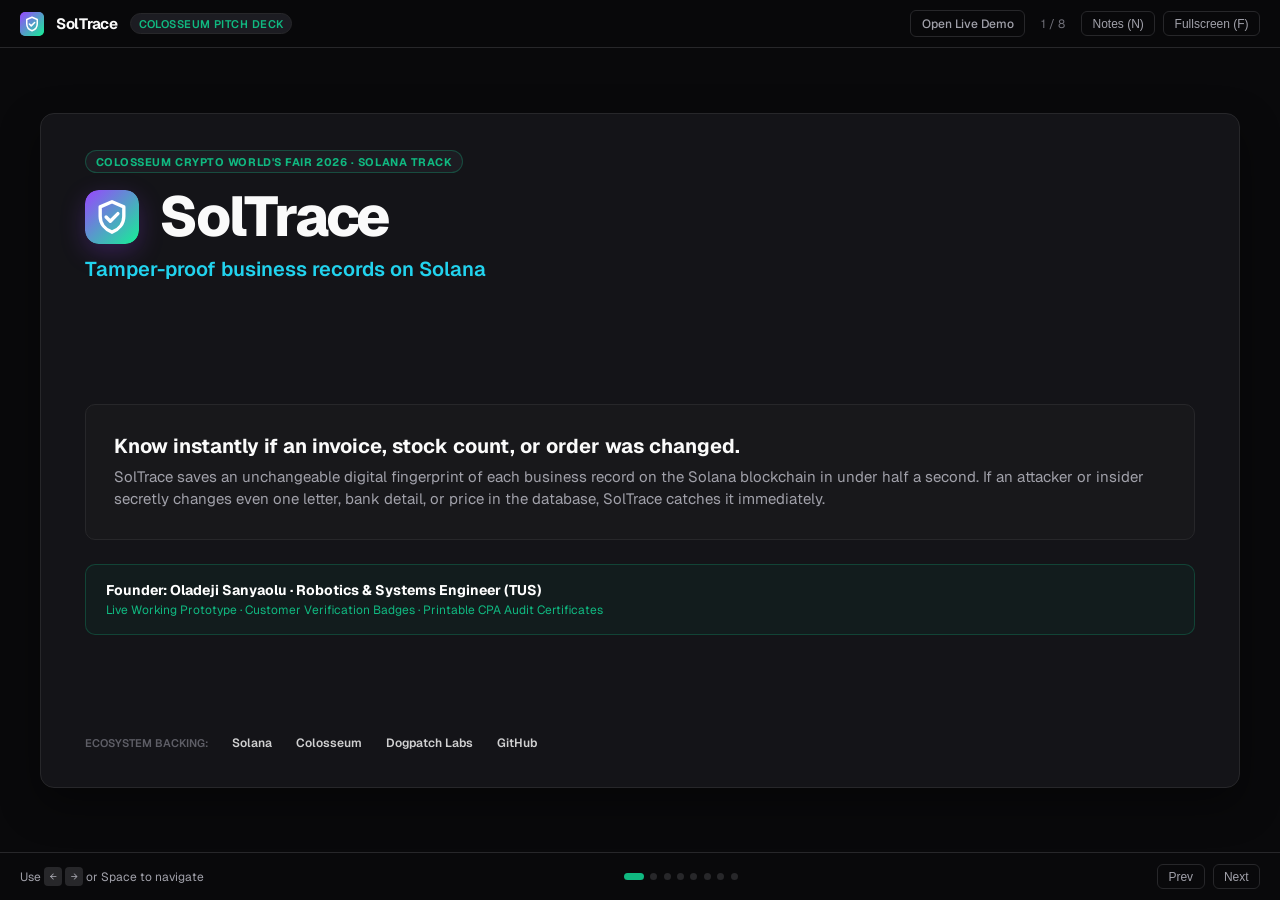
<file: soltrace/static/presentation.html>
<!DOCTYPE html>
<html lang="en">
<head>
  <meta charset="UTF-8">
  <meta name="viewport" content="width=device-width, initial-scale=1">
  <meta name="color-scheme" content="dark">
  <title>SolTrace — Tamper-Proof Business Records on Solana</title>
  <link rel="preconnect" href="https://fonts.googleapis.com">
  <link rel="preconnect" href="https://fonts.gstatic.com" crossorigin>
  <link rel="stylesheet" href="https://fonts.googleapis.com/css2?family=Geist:wght@400;500;600;700;800&family=Geist+Mono:wght@400;500;600&display=swap">
  <style>
    :root {
      --bg: #09090b;
      --card-bg: #141418;
      --card-border: #27272a;
      --pill-bg: #1c1c22;
      --text: #fafafa;
      --text-muted: #a1a1aa;
      --text-dim: #71717a;
      --cyan: #22d3ee;
      --emerald: #10b981;
      --rose: #f43f5e;
      --purple: #9945FF;
      --amber: #f59e0b;
      --font-sans: 'Geist', -apple-system, BlinkMacSystemFont, sans-serif;
      --font-mono: 'Geist Mono', monospace;
    }

    *, *::before, *::after {
      box-sizing: border-box;
      margin: 0;
      padding: 0;
    }

    body {
      background-color: var(--bg);
      color: var(--text);
      font-family: var(--font-sans);
      overflow: hidden;
      width: 100vw;
      height: 100vh;
      display: flex;
      flex-direction: column;
      user-select: none;
    }

    /* Top presentation navigation bar */
    .deck-topbar {
      height: 48px;
      border-bottom: 1px solid var(--card-border);
      background: rgba(9, 9, 11, 0.85);
      backdrop-filter: blur(12px);
      display: flex;
      align-items: center;
      justify-content: space-between;
      padding: 0 1.25rem;
      z-index: 50;
      flex-shrink: 0;
    }

    .brand-group {
      display: flex;
      align-items: center;
      gap: 0.75rem;
    }

    .brand-mark {
      width: 22px;
      height: 22px;
      border-radius: 5px;
      background: linear-gradient(135deg, var(--purple), #14F195);
      display: flex;
      align-items: center;
      justify-content: center;
      font-size: 11px;
      font-weight: 800;
      color: #fff;
    }

    .brand-name {
      font-weight: 700;
      font-size: 0.9375rem;
      letter-spacing: -0.02em;
    }

    .brand-tag {
      font-size: 0.6875rem;
      font-weight: 600;
      color: var(--emerald);
      background: var(--pill-bg);
      border: 1px solid var(--card-border);
      padding: 0.15rem 0.5rem;
      border-radius: 9999px;
      text-transform: uppercase;
      letter-spacing: 0.04em;
    }

    .topbar-controls {
      display: flex;
      align-items: center;
      gap: 0.5rem;
    }

    .btn-ctrl {
      background: transparent;
      border: 1px solid var(--card-border);
      color: var(--text-muted);
      font-size: 0.75rem;
      font-weight: 500;
      padding: 0.3rem 0.65rem;
      border-radius: 6px;
      cursor: pointer;
      transition: all 0.15s ease;
      display: inline-flex;
      align-items: center;
      gap: 0.35rem;
      text-decoration: none;
    }

    .btn-ctrl:hover {
      background: var(--card-bg);
      color: var(--text);
      border-color: #3f3f46;
    }

    .btn-ctrl.active {
      background: var(--card-bg);
      color: var(--emerald);
      border-color: var(--emerald);
    }

    /* Deck viewport and slides */
    .deck-viewport {
      flex: 1;
      display: flex;
      align-items: center;
      justify-content: center;
      position: relative;
      padding: 1rem 1.5rem;
    }

    .slide {
      width: 100%;
      max-width: 1200px;
      height: 100%;
      max-height: 675px;
      background: var(--card-bg);
      border: 1px solid var(--card-border);
      border-radius: 14px;
      box-shadow: 0 16px 40px rgba(0, 0, 0, 0.4);
      display: none;
      flex-direction: column;
      padding: 2.25rem 2.75rem;
      position: relative;
      animation: fadeIn 0.25s ease-out;
    }

    .slide.active {
      display: flex;
    }

    @keyframes fadeIn {
      from { opacity: 0; transform: translateY(6px); }
      to { opacity: 1; transform: translateY(0); }
    }

    .slide-header {
      margin-bottom: 1.25rem;
      flex-shrink: 0;
    }

    .slide-eyebrow {
      display: inline-flex;
      align-items: center;
      font-size: 0.6875rem;
      font-weight: 700;
      letter-spacing: 0.05em;
      text-transform: uppercase;
      padding: 0.2rem 0.6rem;
      border-radius: 9999px;
      background: var(--pill-bg);
      border: 1px solid var(--card-border);
      margin-bottom: 0.5rem;
    }

    .slide-eyebrow.green { color: var(--emerald); border-color: rgba(16, 185, 129, 0.3); }
    .slide-eyebrow.rose { color: var(--rose); border-color: rgba(244, 63, 94, 0.3); }
    .slide-eyebrow.cyan { color: var(--cyan); border-color: rgba(34, 211, 238, 0.3); }

    .slide-title {
      font-size: 1.75rem;
      font-weight: 800;
      letter-spacing: -0.03em;
      color: var(--text);
      line-height: 1.15;
      margin-bottom: 0.3rem;
    }

    .slide-subtitle {
      font-size: 0.9375rem;
      color: var(--text-muted);
      line-height: 1.45;
    }

    .slide-body {
      flex: 1;
      display: flex;
      flex-direction: column;
      justify-content: center;
    }

    .grid-3 {
      display: grid;
      grid-template-columns: repeat(3, 1fr);
      gap: 1.25rem;
      height: 100%;
    }

    .grid-2 {
      display: grid;
      grid-template-columns: repeat(2, 1fr);
      gap: 1.5rem;
      height: 100%;
    }

    .grid-4 {
      display: grid;
      grid-template-columns: repeat(4, 1fr);
      gap: 1rem;
    }

    .card {
      background: rgba(24, 24, 27, 0.6);
      border: 1px solid var(--card-border);
      border-radius: 10px;
      padding: 1.25rem;
      display: flex;
      flex-direction: column;
    }

    .card.highlight-emerald {
      border-color: rgba(16, 185, 129, 0.4);
      background: rgba(16, 185, 129, 0.04);
    }

    .card.highlight-cyan {
      border-color: rgba(34, 211, 238, 0.4);
      background: rgba(34, 211, 238, 0.04);
    }

    .stat-badge {
      font-size: 2.25rem;
      font-weight: 800;
      letter-spacing: -0.04em;
      line-height: 1;
      margin-bottom: 0.5rem;
    }

    .stat-badge.rose { color: var(--rose); }
    .stat-badge.amber { color: var(--amber); }
    .stat-badge.cyan { color: var(--cyan); }
    .stat-badge.emerald { color: var(--emerald); }

    .card-title {
      font-size: 1rem;
      font-weight: 700;
      color: var(--text);
      margin-bottom: 0.25rem;
    }

    .card-sub {
      font-size: 0.75rem;
      color: var(--text-muted);
      margin-bottom: 0.75rem;
    }

    .card-list {
      list-style: none;
      font-size: 0.8125rem;
      color: var(--text);
      display: flex;
      flex-direction: column;
      gap: 0.45rem;
      line-height: 1.4;
    }

    .card-list li {
      position: relative;
      padding-left: 0.95rem;
    }

    .card-list li::before {
      content: '•';
      position: absolute;
      left: 0;
      color: var(--text-muted);
    }

    .comp-table {
      width: 100%;
      border-collapse: collapse;
      font-size: 0.8125rem;
      margin-bottom: 1.25rem;
    }

    .comp-table th {
      text-align: left;
      font-size: 0.6875rem;
      font-weight: 700;
      text-transform: uppercase;
      color: var(--text-muted);
      padding: 0.5rem 0.85rem;
      border-bottom: 1px solid var(--card-border);
    }

    .comp-table td {
      padding: 0.75rem 0.85rem;
      border-bottom: 1px solid var(--card-border);
      color: var(--text);
    }

    .comp-table tr.highlight-row {
      background: rgba(16, 185, 129, 0.08);
      font-weight: 600;
    }

    .comp-table tr.highlight-row td {
      border-top: 1px solid var(--emerald);
      border-bottom: 1px solid var(--emerald);
      color: #fff;
    }

    .deck-bottombar {
      height: 48px;
      border-top: 1px solid var(--card-border);
      background: var(--bg);
      display: flex;
      align-items: center;
      justify-content: space-between;
      padding: 0 1.25rem;
      font-size: 0.75rem;
      color: var(--text-muted);
      z-index: 50;
      flex-shrink: 0;
    }

    .slide-dots {
      display: flex;
      align-items: center;
      gap: 0.4rem;
    }

    .dot {
      width: 7px;
      height: 7px;
      border-radius: 50%;
      background: var(--card-border);
      cursor: pointer;
      transition: all 0.2s ease;
    }

    .dot.active {
      width: 20px;
      border-radius: 9999px;
      background: var(--emerald);
    }

    .notes-drawer {
      position: fixed;
      bottom: 48px;
      left: 0;
      right: 0;
      height: 160px;
      background: rgba(15, 15, 18, 0.98);
      border-top: 1px solid var(--card-border);
      padding: 1.25rem 2rem;
      overflow-y: auto;
      z-index: 100;
      display: none;
      box-shadow: 0 -10px 30px rgba(0, 0, 0, 0.5);
    }

    .notes-drawer.open {
      display: block;
    }

    .notes-title {
      font-size: 0.6875rem;
      font-weight: 700;
      text-transform: uppercase;
      letter-spacing: 0.05em;
      color: var(--emerald);
      margin-bottom: 0.35rem;
    }

    .notes-text {
      font-size: 0.875rem;
      color: var(--text);
      line-height: 1.6;
      font-family: var(--font-sans);
    }

    .mono { font-family: var(--font-mono); }
  </style>
</head>
<body>

  <!-- Top bar -->
  <header class="deck-topbar">
    <div class="brand-group">
      <svg class="brand-mark" viewBox="0 0 32 32" style="width:24px; height:24px; flex-shrink:0;" aria-hidden="true">
        <defs>
          <linearGradient id="deck-brand-grad" x1="0" y1="0" x2="1" y2="1">
            <stop offset="0" stop-color="#9945FF"/>
            <stop offset="1" stop-color="#14F195"/>
          </linearGradient>
        </defs>
        <rect width="32" height="32" rx="8" fill="url(#deck-brand-grad)"/>
        <path d="M16 7l7 3v5.5c0 4.5-3 8-7 9.5-4-1.5-7-5-7-9.5V10z" fill="none" stroke="#fff" stroke-width="2" stroke-linejoin="round"/>
        <path d="M12.5 16l2.5 2.5 4.5-4.5" fill="none" stroke="#fff" stroke-width="2" stroke-linecap="round" stroke-linejoin="round"/>
      </svg>
      <span class="brand-name">SolTrace</span>
      <span class="brand-tag">Colosseum Pitch Deck</span>
    </div>
    <div class="topbar-controls">
      <a href="/dashboard" class="btn-ctrl" target="_blank" rel="noopener">Open Live Demo</a>
      <span style="font-size:0.75rem; color:var(--text-dim); margin:0 0.5rem;" id="slide-num-label">1 / 8</span>
      <button class="btn-ctrl" id="btn-notes" title="Toggle speaker notes (N)">Notes (N)</button>
      <button class="btn-ctrl" id="btn-fullscreen" title="Toggle fullscreen (F)">Fullscreen (F)</button>
    </div>
  </header>

  <!-- Slide Viewport -->
  <main class="deck-viewport">

    <!-- ================= SLIDE 1 ================= -->
    <section class="slide active" id="slide-1" data-title="Title Slide">
      <div class="slide-header">
        <span class="slide-eyebrow green">Colosseum Crypto World's Fair 2026 · Solana Track</span>
        <div style="display:flex; align-items:center; gap:1.25rem; margin-top:0.25rem;">
          <svg viewBox="0 0 32 32" style="width:54px; height:54px; border-radius:14px; flex-shrink:0; box-shadow:0 8px 24px rgba(153, 69, 255, 0.25);" aria-hidden="true">
            <defs>
              <linearGradient id="s1-brand-grad" x1="0" y1="0" x2="1" y2="1">
                <stop offset="0" stop-color="#9945FF"/>
                <stop offset="1" stop-color="#14F195"/>
              </linearGradient>
            </defs>
            <rect width="32" height="32" rx="8" fill="url(#s1-brand-grad)"/>
            <path d="M16 7l7 3v5.5c0 4.5-3 8-7 9.5-4-1.5-7-5-7-9.5V10z" fill="none" stroke="#fff" stroke-width="2" stroke-linejoin="round"/>
            <path d="M12.5 16l2.5 2.5 4.5-4.5" fill="none" stroke="#fff" stroke-width="2" stroke-linecap="round" stroke-linejoin="round"/>
          </svg>
          <h1 class="slide-title" style="font-size:3.5rem; letter-spacing:-0.04em; margin-bottom:0;">SolTrace</h1>
        </div>
        <p class="slide-subtitle" style="font-size:1.25rem; font-weight:600; color:var(--cyan); margin-top:0.4rem;">
          Tamper-proof business records on Solana
        </p>
      </div>
      <div class="slide-body">
        <div class="card" style="margin-bottom:1.5rem; background:#18181b; padding:1.75rem;">
          <h2 style="font-size:1.25rem; font-weight:700; margin-bottom:0.4rem;">Know instantly if an invoice, stock count, or order was changed.</h2>
          <p style="color:var(--text-muted); font-size:0.9375rem; line-height:1.5;">
            SolTrace saves an unchangeable digital fingerprint of each business record on the Solana blockchain in under half a second. If an attacker or insider secretly changes even one letter, bank detail, or price in the database, SolTrace catches it immediately.
          </p>
        </div>
        <div class="card" style="padding:1rem 1.25rem; background:rgba(16, 185, 129, 0.05); border-color:rgba(16, 185, 129, 0.25);">
          <div style="font-weight:700; font-size:0.875rem; color:#fff;">
            Founder: Oladeji Sanyaolu · Robotics & Systems Engineer (TUS)
          </div>
          <div style="font-size:0.75rem; color:var(--emerald); margin-top:0.2rem;">
            Live Working Prototype · Customer Verification Badges · Printable CPA Audit Certificates
          </div>
        </div>
      </div>
      <div style="margin-top:auto; display:flex; gap:1.5rem; align-items:center; opacity:0.8;">
        <span style="font-size:0.6875rem; font-weight:600; color:var(--text-dim); text-transform:uppercase;">Ecosystem Backing:</span>
        <span style="font-size:0.75rem; font-weight:600; color:#fff;">Solana</span>
        <span style="font-size:0.75rem; font-weight:600; color:#fff;">Colosseum</span>
        <span style="font-size:0.75rem; font-weight:600; color:#fff;">Dogpatch Labs</span>
        <span style="font-size:0.75rem; font-weight:600; color:#fff;">GitHub</span>
      </div>
    </section>

    <!-- ================= SLIDE 2 ================= -->
    <section class="slide" id="slide-2" data-title="The Problem">
      <div class="slide-header">
        <span class="slide-eyebrow rose">The Problem · The Silent Database Crisis</span>
        <h2 class="slide-title">Any Normal Database Can Be Secretly Edited</h2>
        <p class="slide-subtitle">When someone changes a number inside a database, the software itself doesn't notice until money or stock is already lost.</p>
      </div>
      <div class="slide-body">
        <div class="grid-3">
          <div class="card">
            <div class="stat-badge rose">$3.0B+</div>
            <h3 class="card-title">Fake Bank Details on Invoices</h3>
            <p class="card-sub">FBI IC3 Report · $123k avg loss per incident</p>
            <ul class="card-list">
              <li>A scammer or insider quietly edits the bank IBAN on an invoice right before payment.</li>
              <li>Accounts payable wires thousands of euros to an overseas account without knowing.</li>
              <li>Normal databases have no way to prove whether an invoice was altered after being issued.</li>
            </ul>
          </div>
          <div class="card">
            <div class="stat-badge amber">$112B+</div>
            <h3 class="card-title">Missing Inventory Blamed on "Errors"</h3>
            <p class="card-sub">Retail Federation · 29% Employee Theft</p>
            <ul class="card-list">
              <li>Staff steal valuable laptops or stock, then lower the count in the database to hide it.</li>
              <li>Missing items are written off as "damaged goods" or "counting mistakes."</li>
              <li>Store owners only see the latest computer number, with zero proof of who changed it.</li>
            </ul>
          </div>
          <div class="card">
            <div class="stat-badge cyan">5%</div>
            <h3 class="card-title">Revenue Lost to Financial Tampering</h3>
            <p class="card-sub">Global Fraud Study · Weeks of Manual Audits</p>
            <ul class="card-list">
              <li>Internal billing tampering goes undetected for an average of 12 months.</li>
              <li>Accountants spend weeks manually cross-checking paper receipts against bank statements.</li>
              <li>Businesses waste thousands paying auditors because their database cannot be proven true.</li>
            </ul>
          </div>
        </div>
      </div>
    </section>

    <!-- ================= SLIDE 3 ================= -->
    <section class="slide" id="slide-3" data-title="The Solution">
      <div class="slide-header">
        <span class="slide-eyebrow green">The Solution · 3 Simple Steps</span>
        <h2 class="slide-title">How SolTrace Works in 3 Everyday Steps</h2>
        <p class="slide-subtitle">An invisible assistant running in the background. No crypto wallet or blockchain knowledge needed.</p>
      </div>
      <div class="slide-body">
        <div class="grid-3">
          <div class="card highlight-emerald">
            <div class="stat-badge emerald" style="font-size:1.75rem;">STEP 1</div>
            <h3 class="card-title">Seal the Original</h3>
            <p style="font-size:0.8125rem; color:#fff; line-height:1.5; margin-bottom:0.75rem;">
              When an invoice is approved, stock is received, or an order is placed, SolTrace creates a permanent digital fingerprint and saves it to Solana in 0.4 seconds.
            </p>
            <div style="font-size:0.75rem; color:var(--emerald); margin-top:auto;">
              ✔ Costs ~$0.00025 (less than 1/40th of a cent). Never slows down checkout.
            </div>
          </div>
          <div class="card">
            <div class="stat-badge rose" style="font-size:1.75rem;">STEP 2</div>
            <h3 class="card-title">Someone Edits the Database</h3>
            <p style="font-size:0.8125rem; color:#fff; line-height:1.5; margin-bottom:0.75rem;">
              An insider or hacker secretly changes the recipient bank account, increases an invoice total, or lowers a stock count inside the company database.
            </p>
            <div style="font-size:0.75rem; color:var(--rose); margin-top:auto;">
              ⚠ The regular app thinks all is fine, but the fingerprint no longer matches.
            </div>
          </div>
          <div class="card highlight-cyan">
            <div class="stat-badge cyan" style="font-size:1.75rem;">STEP 3</div>
            <h3 class="card-title">Check Against Solana</h3>
            <p style="font-size:0.8125rem; color:#fff; line-height:1.5; margin-bottom:0.75rem;">
              SolTrace compares the live database record with the fingerprint saved on Solana. If even one character changed, it immediately shows the difference in red.
            </p>
            <div style="font-size:0.75rem; color:var(--cyan); margin-top:auto;">
              ✔ Blocks the fraudulent payment and gives the business 100% proof.
            </div>
          </div>
        </div>
      </div>
    </section>

    <!-- ================= SLIDE 4 ================= -->
    <section class="slide" id="slide-4" data-title="Why Solana?">
      <div class="slide-header">
        <span class="slide-eyebrow cyan">Why Solana? · Fast & Almost Free</span>
        <h2 class="slide-title">Solana Makes Fingerprinting Every Record Affordable</h2>
        <p class="slide-subtitle">Saving 100,000 business records costs less than $25 total. No other blockchain makes this possible.</p>
      </div>
      <div class="slide-body">
        <table class="comp-table">
          <thead>
            <tr>
              <th>Platform</th>
              <th>Cost for 100,000 Records</th>
              <th>Confirmation Speed</th>
              <th>Practical Verdict</th>
            </tr>
          </thead>
          <tbody>
            <tr>
              <td><strong>Ethereum Mainnet</strong></td>
              <td style="color:var(--rose);">~$25,000+</td>
              <td>12–15 minutes</td>
              <td style="color:var(--text-muted);">Way too expensive for everyday business</td>
            </tr>
            <tr>
              <td><strong>Polygon / Arbitrum L2s</strong></td>
              <td style="color:var(--amber);">~$200 – $500</td>
              <td>2–5 minutes</td>
              <td style="color:var(--text-muted);">Too costly for high-frequency store inventory</td>
            </tr>
            <tr>
              <td><strong>Regular Cloud Logs (AWS)</strong></td>
              <td style="color:var(--amber);">~$400 / month</td>
              <td>Centralized DB</td>
              <td style="color:var(--text-muted);">Anyone with admin access can still delete or edit them</td>
            </tr>
            <tr class="highlight-row">
              <td><strong>Solana Memo Program</strong></td>
              <td style="color:var(--emerald); font-weight:700;">&lt;$25.00 Total</td>
              <td>0.4 Seconds (Instant)</td>
              <td style="color:var(--emerald);">1,000x Cheaper • Affordable for Any Business</td>
            </tr>
          </tbody>
        </table>
        <div class="grid-3">
          <div class="card highlight-emerald">
            <div class="stat-badge emerald" style="font-size:1.75rem;">&lt;$25</div>
            <div class="card-title">For 100k Records</div>
            <div style="font-size:0.75rem; color:var(--text-muted);">Saving 100,000 business records costs less than twenty-five dollars total.</div>
          </div>
          <div class="card highlight-cyan">
            <div class="stat-badge cyan" style="font-size:1.75rem;">0.4s</div>
            <div class="card-title">Instant Finality</div>
            <div style="font-size:0.75rem; color:var(--text-muted);">Records confirm in 400 milliseconds. Cashiers and clerks never wait.</div>
          </div>
          <div class="card">
            <div class="stat-badge" style="color:var(--purple); font-size:1.75rem;">Zero</div>
            <div class="card-title">Crypto Complexity</div>
            <div style="font-size:0.75rem; color:var(--text-muted);">SMEs pay a normal $49/mo subscription in Euros or Dollars.</div>
          </div>
        </div>
      </div>
    </section>

    <!-- ================= SLIDE 5 ================= -->
    <section class="slide" id="slide-5" data-title="Working Prototype">
      <div class="slide-header">
        <span class="slide-eyebrow green">Live Product · Test It Yourself</span>
        <h2 class="slide-title">Working Features You Can Test in the Dashboard Today</h2>
        <p class="slide-subtitle">An interactive web demo across 3 real business scenarios, with customer badges and accountant audit certificates.</p>
      </div>
      <div class="slide-body">
        <div class="grid-2">
          <div class="card" style="padding:1.25rem;">
            <div style="font-size:0.6875rem; font-weight:700; color:var(--cyan); text-transform:uppercase; margin-bottom:0.25rem;">INTERACTIVE DEMO</div>
            <h3 class="card-title">3 Real Business Scenarios</h3>
            <p style="font-size:0.8125rem; color:var(--text-muted); line-height:1.45; margin-bottom:0.5rem;">
              Switch between an Invoice, Retail Inventory, or Customer Order. Click 'Simulate Attack' to secretly alter the database, then click 'Verify' to watch SolTrace catch it immediately in red.
            </p>
            <div style="font-size:0.75rem; color:var(--emerald); font-weight:600; margin-top:auto;">✔ Invoices • Inventory • Customer Orders</div>
          </div>

          <div class="card" style="padding:1.25rem;">
            <div style="font-size:0.6875rem; font-weight:700; color:var(--emerald); text-transform:uppercase; margin-bottom:0.25rem;">CUSTOMER TRUST</div>
            <h3 class="card-title">Click-to-Verify Badge</h3>
            <p style="font-size:0.8125rem; color:var(--text-muted); line-height:1.45; margin-bottom:0.5rem;">
              Businesses paste a small "Verified on Solana" badge onto invoices and receipts. Customers or clients click it to confirm the document hasn't been altered—no crypto wallet needed.
            </p>
            <div style="font-size:0.75rem; color:var(--emerald); font-weight:600; margin-top:auto;">✔ Embed in HTML or Markdown in 1 Click</div>
          </div>

          <div class="card" style="padding:1.25rem;">
            <div style="font-size:0.6875rem; font-weight:700; color:var(--purple); text-transform:uppercase; margin-bottom:0.25rem;">ACCOUNTANT READY</div>
            <h3 class="card-title">1-Page CPA Audit Certificate</h3>
            <p style="font-size:0.8125rem; color:var(--text-muted); line-height:1.45; margin-bottom:0.5rem;">
              Generates an official printable audit certificate for accountants and tax auditors proving mathematically that no records were altered, cutting weeks of manual paperwork to 1 second.
            </p>
            <div style="font-size:0.75rem; color:var(--purple); font-weight:600; margin-top:auto;">✔ Ready to Print or Save as PDF</div>
          </div>

          <div class="card" style="padding:1.25rem;">
            <div style="font-size:0.6875rem; font-weight:700; color:#fff; text-transform:uppercase; margin-bottom:0.25rem;">RECORDS TIMELINE</div>
            <h3 class="card-title">Searchable Records History</h3>
            <p style="font-size:0.8125rem; color:var(--text-muted); line-height:1.45; margin-bottom:0.5rem;">
              Click any past record to open an inspection drawer showing the exact on-chain receipt, operator identity, and complete historical audit trail from day one.
            </p>
            <div style="font-size:0.75rem; color:var(--cyan); font-weight:600; margin-top:auto;">✔ 27 Automated Test Suites Passing</div>
          </div>
        </div>
      </div>
    </section>

    <!-- ================= SLIDE 6 ================= -->
    <section class="slide" id="slide-6" data-title="Business Model">
      <div class="slide-header">
        <span class="slide-eyebrow cyan">Business Model · Simple & Profitable</span>
        <h2 class="slide-title">Standard Monthly Subscriptions, Huge Margins</h2>
        <p class="slide-subtitle">Sold like any normal business software (Slack or QuickBooks). Customers pay in ordinary currency.</p>
      </div>
      <div class="slide-body">
        <div class="grid-2">
          <div class="card">
            <h3 class="card-title" style="color:var(--emerald); margin-bottom:0.75rem;">Simple Monthly Pricing Plans</h3>
            <div style="display:flex; flex-direction:column; gap:0.85rem;">
              <div>
                <div style="font-weight:700; font-size:0.875rem;">Starter — $49 / month</div>
                <div style="font-size:0.75rem; color:var(--text-muted);">Up to 25,000 records per month. Perfect for local shops, cafes, contractors, and independent stores.</div>
              </div>
              <div>
                <div style="font-weight:700; font-size:0.875rem;">Growth — $149 / month</div>
                <div style="font-size:0.75rem; color:var(--text-muted);">Up to 100,000 records. Includes automatic webhooks, customer verification badges, and CPA audit certificates.</div>
              </div>
              <div>
                <div style="font-weight:700; font-size:0.875rem;">Enterprise — $299+ / month</div>
                <div style="font-size:0.75rem; color:var(--text-muted);">Custom database connections for larger retail chains and multi-store setups.</div>
              </div>
              <div style="font-size:0.75rem; color:var(--emerald); font-weight:600; padding-top:0.4rem; border-top:1px solid var(--card-border);">
                On-chain fees cost &lt;$2/mo per customer yielding &gt;95% gross margins.
              </div>
            </div>
          </div>
          <div class="card">
            <h3 class="card-title" style="color:var(--cyan); margin-bottom:0.75rem;">How We Get Customers</h3>
            <div style="display:flex; flex-direction:column; gap:0.95rem;">
              <div>
                <div style="font-weight:700; font-size:0.875rem;">1. Built-in App Stores (1-Click)</div>
                <div style="font-size:0.75rem; color:var(--text-muted);">Listed directly in the QuickBooks, Xero, and Shopify app stores. Business owners click 'Install' and their records are protected automatically.</div>
              </div>
              <div>
                <div style="font-weight:700; font-size:0.875rem;">2. Partnerships with Accounting Firms</div>
                <div style="font-size:0.75rem; color:var(--text-muted);">Accountants recommend SolTrace to their small business clients because it eliminates weeks of painful manual receipt checking.</div>
              </div>
              <div>
                <div style="font-weight:700; font-size:0.875rem;">3. Free Local Simulator for Developers</div>
                <div style="font-size:0.75rem; color:var(--text-muted);">Developers can test SolTrace locally with zero blockchain setup using our built-in simulator, then upgrade to live protection in 1 click.</div>
              </div>
            </div>
          </div>
        </div>
      </div>
    </section>

    <!-- ================= SLIDE 7 ================= -->
    <section class="slide" id="slide-7" data-title="Founder-Market Fit">
      <div class="slide-header">
        <span class="slide-eyebrow green">The Founder · Systems & Robotics</span>
        <h2 class="slide-title">Built by an Engineer Who Understands Physical & Digital State</h2>
        <p class="slide-subtitle">Combining robotics engineering discipline with high-speed blockchain consensus.</p>
      </div>
      <div class="slide-body">
        <div class="grid-2">
          <div class="card" style="align-items:center; text-align:center; padding:1.75rem;">
            <div style="width:120px; height:120px; border-radius:50%; background:linear-gradient(135deg, var(--purple), var(--cyan)); padding:3px; margin-bottom:0.75rem;">
              <div style="width:100%; height:100%; border-radius:50%; background:#18181b; display:flex; align-items:center; justify-content:center; font-size:2.25rem; font-weight:800; color:#fff;">OS</div>
            </div>
            <h3 style="font-size:1.15rem; font-weight:700; color:#fff;">Oladeji Sanyaolu</h3>
            <div style="font-size:0.8125rem; color:var(--cyan); font-weight:600; margin-top:0.2rem;">Founder & Systems Architect</div>
            <p style="font-size:0.75rem; color:var(--text-muted); margin-top:0.4rem; max-width:320px; line-height:1.45;">
              BEng in Computer Engineering with Robotics<br>
              Technological University of the Shannon (TUS)
            </p>
          </div>
          <div class="card" style="padding:1.5rem;">
            <div style="display:flex; flex-direction:column; gap:0.9rem;">
              <div>
                <div style="font-weight:700; font-size:0.875rem; color:var(--cyan);">Robotics & Systems Engineering Foundation</div>
                <div style="font-size:0.75rem; color:var(--text-muted); margin-top:0.2rem;">Hands-on background tracking physical hardware, sensors, and database synchronisation where reality must match computer records.</div>
              </div>
              <div>
                <div style="font-weight:700; font-size:0.875rem; color:var(--purple);">Built from Scratch for Real Businesses</div>
                <div style="font-size:0.75rem; color:var(--text-muted); margin-top:0.2rem;">Architected the SolTrace digital fingerprinting engine, local ledger, and Solana integration from the ground up with 27 automated tests.</div>
              </div>
              <div style="padding-top:0.6rem; border-top:1px solid var(--card-border);">
                <div style="font-size:0.8125rem; font-weight:700; color:var(--emerald); line-height:1.5;">
                  "Every business transaction deserves certainty. SolTrace bridges everyday business and Solana consensus."
                </div>
              </div>
            </div>
          </div>
        </div>
      </div>
    </section>

    <!-- ================= SLIDE 8 ================= -->
    <section class="slide" id="slide-8" data-title="Roadmap & The Ask">
      <div class="slide-header">
        <span class="slide-eyebrow green">Roadmap & Next Steps</span>
        <h2 class="slide-title">What's Next for SolTrace</h2>
        <p class="slide-subtitle">From a working hackathon MVP to protecting thousands of small and medium businesses.</p>
      </div>
      <div class="slide-body">
        <div class="grid-4" style="margin-bottom:1.25rem;">
          <div class="card highlight-cyan">
            <span style="font-size:0.6875rem; font-weight:700; color:var(--cyan);">Now</span>
            <div style="font-weight:700; font-size:0.875rem; margin-top:0.2rem;">Working MVP</div>
            <div style="font-size:0.6875rem; color:var(--text-muted); margin-top:0.35rem;">Live working dashboard, 27 automated tests, badges & CPA certificates.</div>
          </div>
          <div class="card">
            <span style="font-size:0.6875rem; font-weight:700; color:var(--text-muted);">Next 3 Months</span>
            <div style="font-weight:700; font-size:0.875rem; margin-top:0.2rem;">1-Click Apps</div>
            <div style="font-size:0.6875rem; color:var(--text-muted); margin-top:0.35rem;">QuickBooks & Shopify apps, 50 pilot SMEs, automated email alerts.</div>
          </div>
          <div class="card">
            <span style="font-size:0.6875rem; font-weight:700; color:var(--text-muted);">Next 6 Months</span>
            <div style="font-weight:700; font-size:0.875rem; margin-top:0.2rem;">Public Launch</div>
            <div style="font-size:0.6875rem; color:var(--text-muted); margin-top:0.35rem;">Public Solana launch, open developer SDK, CPA auditor portal.</div>
          </div>
          <div class="card highlight-emerald">
            <span style="font-size:0.6875rem; font-weight:700; color:var(--emerald);">Next 12 Months</span>
            <div style="font-weight:700; font-size:0.875rem; margin-top:0.2rem;">1,000 SMEs</div>
            <div style="font-size:0.6875rem; color:var(--text-muted); margin-top:0.35rem;">Expand across EU & UK, Xero & Stripe app stores, $1.2M ARR target.</div>
          </div>
        </div>
        <div class="grid-2">
          <div class="card highlight-emerald" style="padding:1.25rem;">
            <div style="font-weight:700; font-size:0.9375rem; color:var(--emerald); margin-bottom:0.4rem;">Hackathon Goals & The Ask</div>
            <ul class="card-list" style="font-size:0.75rem;">
              <li>Hackathon Goal: Competing to win the Colosseum Solana Track ($100k prize pool).</li>
              <li>Pilot Onboarding: Launching with our first 50 retail, wholesale, and B2B design partners.</li>
              <li>Partnerships: Looking for feedback from judges, accounting firm intros, and design partners.</li>
            </ul>
          </div>
          <div class="card" style="padding:1.25rem;">
            <div style="font-weight:700; font-size:0.9375rem; color:var(--cyan); margin-bottom:0.4rem;">Get In Touch</div>
            <div style="font-size:0.75rem; display:flex; flex-direction:column; gap:0.25rem; color:var(--text-muted);">
              <div><strong style="color:#fff;">Founder:</strong> Oladeji Sanyaolu</div>
              <div><strong style="color:#fff;">Email:</strong> oladejisanyaolu@gmail.com</div>
              <div><strong style="color:#fff;">GitHub:</strong> github.com/DSGuy02</div>
              <div><strong style="color:#fff;">Project:</strong> SolTrace (Tamper-Proof Business Records on Solana)</div>
            </div>
          </div>
        </div>
      </div>
    </section>

  </main>

  <!-- Speaker Notes Drawer -->
  <div class="notes-drawer" id="notes-drawer">
    <div class="notes-title" id="notes-slide-title">Slide 1: Title & Hook</div>
    <div class="notes-text" id="notes-content">
      "Good afternoon judges. My name is Oladeji Sanyaolu, and today I am excited to present SolTrace..."
    </div>
  </div>

  <!-- Bottom Navigation Bar -->
  <footer class="deck-bottombar">
    <div>
      <span>Use <kbd style="background:var(--card-border); padding:0.15rem 0.35rem; border-radius:4px; font-family:var(--font-mono); font-size:0.6875rem;">←</kbd> <kbd style="background:var(--card-border); padding:0.15rem 0.35rem; border-radius:4px; font-family:var(--font-mono); font-size:0.6875rem;">→</kbd> or Space to navigate</span>
    </div>
    <div class="slide-dots" id="slide-dots">
      <div class="dot active" data-slide="1"></div>
      <div class="dot" data-slide="2"></div>
      <div class="dot" data-slide="3"></div>
      <div class="dot" data-slide="4"></div>
      <div class="dot" data-slide="5"></div>
      <div class="dot" data-slide="6"></div>
      <div class="dot" data-slide="7"></div>
      <div class="dot" data-slide="8"></div>
    </div>
    <div style="display:flex; gap:0.5rem;">
      <button class="btn-ctrl" id="btn-prev">Prev</button>
      <button class="btn-ctrl" id="btn-next">Next</button>
    </div>
  </footer>

  <script>
    const totalSlides = 8;
    let currentSlide = 1;

    const speakerNotes = {
      1: `[00:00 - 00:20] SPEAKER SCRIPT:\n"Good afternoon judges. My name is Oladeji Sanyaolu, and I am the founder of SolTrace.\n\nEvery business relies on records: invoices to get paid, stock counts to track inventory, and customer orders. But standard business databases can be silently altered by anyone who has administrative access or stolen passwords.\n\nSolTrace saves an unchangeable digital fingerprint of each record on the Solana blockchain in under half a second. If even one number or bank account is changed, SolTrace catches it instantly."`,
      2: `[00:20 - 00:50] SPEAKER SCRIPT:\n"Here is the simple reality of modern business software: databases are only as honest as the people who have access to them.\n\nIf a hacker breaks into a company or a dishonest employee wants to steal, they don't break a bank vault. They quietly edit the invoice database: changing the bank IBAN to an offshore account right before payment. The FBI reports over $3 Billion lost every year to this exact scam.\n\nIn retail stores, over $112 Billion is lost each year to shrinkage because employees can steal laptops and then quietly reduce the stock count in the computer to cover their tracks.\n\nAnd at the end of the year, businesses spend weeks paying auditors to manually check receipts because their software cannot prove it wasn't altered."`,
      3: `[00:50 - 01:25] SPEAKER SCRIPT:\n"SolTrace solves this in three simple steps:\n\nStep 1: When an invoice is issued or inventory arrives, SolTrace takes a digital fingerprint of the document and locks it into Solana in less than half a second. It costs a fraction of a cent. Zero private customer details ever go on-chain—only the fingerprint.\n\nStep 2: If someone later goes into the database and tries to swap the bank routing number or erase missing laptops, the regular app wouldn't notice.\n\nStep 3: But when SolTrace checks against Solana, it instantly spots the difference, flags the exact modified fields in red, and stops the fraud before any money leaves the door."`,
      4: `[01:25 - 01:55] SPEAKER SCRIPT:\n"Why does this have to be built on Solana?\nBecause of speed and cost.\n\nA busy distributor or retail shop processes thousands of transactions a week. On Ethereum, saving records on-chain costs thousands of dollars—which makes no sense for a small business.\n\nOn Solana, saving 100,000 records costs less than $25 total, and it confirms in 400 milliseconds.\n\nThis allows us to charge businesses a simple, affordable $49 monthly software subscription in normal currency, while SolTrace earns over 95% software profit margins."`,
      5: `[01:55 - 02:20] SPEAKER SCRIPT:\n"This is not a slide mockup—SolTrace is a fully functional web dashboard you can test right now.\n\nFirst: You can test three real business scenarios: an invoice, a retail laptop inventory, and a customer order. You can click 'Simulate Attack' to see how an attacker secretly alters the database, and click 'Verify' to watch SolTrace catch it in real time.\n\nSecond: We built a Click-to-Verify badge that businesses can embed directly on invoices or email receipts. Any customer can click it to confirm their document is authentic without needing a crypto wallet.\n\nThird: We generate a clean, one-page printable CPA Audit Certificate that proves to accountants and auditors that the books have never been tampered with."`,
      6: `[02:20 - 02:40] SPEAKER SCRIPT:\n"Our business model is simple B2B SaaS. We charge $49 to $149 a month, paid by credit card in regular currency. Because Solana transaction costs are less than two dollars a month per customer, our gross margins are over 95%.\n\nHow do we get customers?\nFirst: We distribute through app stores businesses already use—QuickBooks, Xero, and Shopify. It installs in one click.\nSecond: We partner with accounting firms, who will recommend SolTrace to their clients because it cuts their annual audit prep time by 80%."`,
      7: `[02:40 - 02:55] SPEAKER SCRIPT:\n"Judges, I built SolTrace because I have spent years working at the intersection of computer engineering, physical hardware, and software.\n\nAs a Robotics and Computer Engineer from TUS, I know firsthand that physical reality and database numbers easily drift apart—and how easy it is for someone to alter a computer record without anyone noticing.\n\nI built SolTrace from scratch so that everyday business owners can have mathematical certainty that their invoices and stock counts are real and untouched."`,
      8: `[02:40 - 03:00] SPEAKER SCRIPT:\n"Today, SolTrace is a live, fully functional prototype with 27 passing automated tests, a visual dashboard, live verification badges, and printable audit certificates.\n\nWe are competing in the Colosseum Hackathon to showcase the power of Solana for real-world business trust.\n\nOur next milestone is launching our QuickBooks and Shopify plugins, onboarding our first 50 pilot businesses, and scaling to 1,000 paying business customers.\n\nHelp us build the default trust layer for everyday business commerce on Solana. Thank you."`
    };

    function showSlide(index) {
      if (index < 1 || index > totalSlides) return;
      currentSlide = index;

      document.querySelectorAll('.slide').forEach((s, idx) => {
        s.classList.toggle('active', idx + 1 === currentSlide);
      });

      document.querySelectorAll('.dot').forEach((d, idx) => {
        d.classList.toggle('active', idx + 1 === currentSlide);
      });

      document.getElementById('slide-num-label').textContent = `${currentSlide} / ${totalSlides}`;

      const activeSlideEl = document.getElementById(`slide-${currentSlide}`);
      const slideTitle = activeSlideEl ? activeSlideEl.getAttribute('data-title') : `Slide ${currentSlide}`;
      document.getElementById('notes-slide-title').textContent = `Slide ${currentSlide}: ${slideTitle}`;
      document.getElementById('notes-content').textContent = speakerNotes[currentSlide] || "No speaker notes for this slide.";
    }

    document.getElementById('btn-next').addEventListener('click', () => showSlide(currentSlide + 1));
    document.getElementById('btn-prev').addEventListener('click', () => showSlide(currentSlide - 1));

    document.querySelectorAll('.dot').forEach(dot => {
      dot.addEventListener('click', () => {
        const target = parseInt(dot.getAttribute('data-slide'), 10);
        showSlide(target);
      });
    });

    const notesDrawer = document.getElementById('notes-drawer');
    const btnNotes = document.getElementById('btn-notes');
    btnNotes.addEventListener('click', () => {
      notesDrawer.classList.toggle('open');
      btnNotes.classList.toggle('active');
    });

    const btnFullscreen = document.getElementById('btn-fullscreen');
    btnFullscreen.addEventListener('click', () => {
      if (!document.fullscreenElement) {
        document.documentElement.requestFullscreen().catch(() => {});
        btnFullscreen.textContent = 'Exit Fullscreen';
      } else {
        document.exitFullscreen().catch(() => {});
        btnFullscreen.textContent = 'Fullscreen (F)';
      }
    });

    window.addEventListener('keydown', (e) => {
      if (e.key === 'ArrowRight' || e.key === ' ' || e.key === 'PageDown') {
        e.preventDefault();
        showSlide(currentSlide + 1);
      } else if (e.key === 'ArrowLeft' || e.key === 'PageUp') {
        e.preventDefault();
        showSlide(currentSlide - 1);
      } else if (e.key === 'Home') {
        e.preventDefault();
        showSlide(1);
      } else if (e.key === 'End') {
        e.preventDefault();
        showSlide(totalSlides);
      } else if (e.key.toLowerCase() === 'n') {
        btnNotes.click();
      } else if (e.key.toLowerCase() === 'f') {
        btnFullscreen.click();
      }
    });

    showSlide(1);
  </script>
</body>
</html>
</file>
